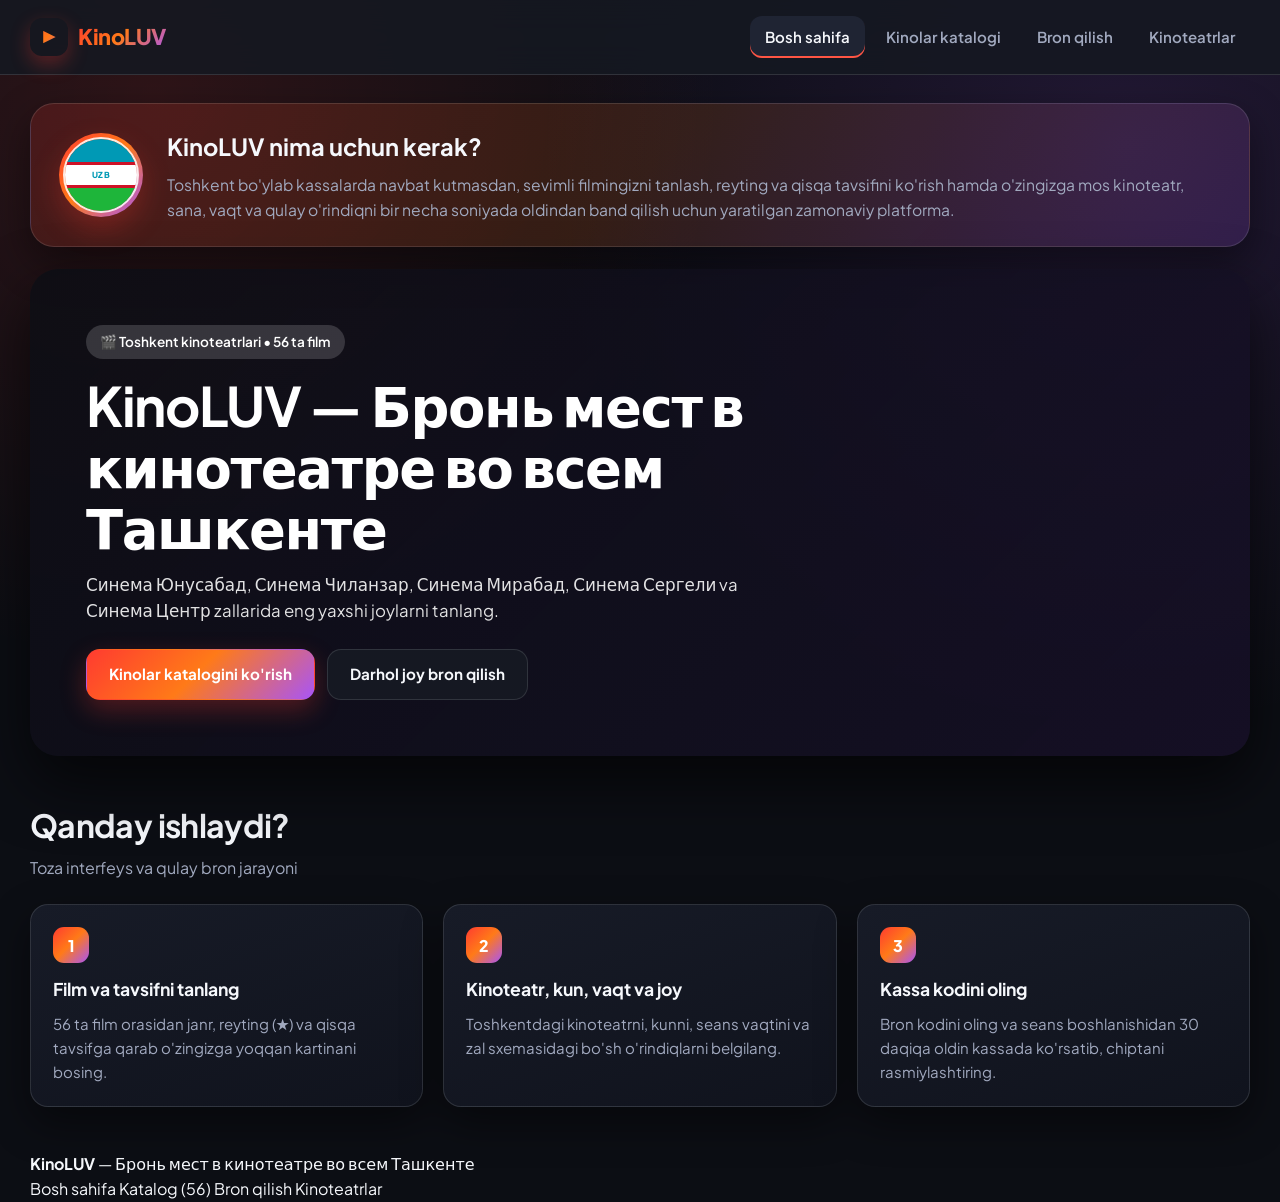
<file: index.html>
<!DOCTYPE html>
<html lang="uz">
<head>
  <meta charset="utf-8">
  <meta name="viewport" content="width=device-width, initial-scale=1">
  <title>KinoLUV — Бронь мест в кинотеатре во всем Ташкенте</title>
  <link rel="stylesheet" href="./style.css">
</head>
<body>
  <input type="checkbox" id="nav-toggle" class="sr-only-check">

  <header class="site-header">
    <div class="container header-inner">
      <a href="index.html" class="brand">
        <span class="brand-mark">▶</span>
        <span>KinoLUV</span>
      </a>

      <nav class="nav-links" aria-label="Asosiy menyu">
        <a href="index.html" class="active">Bosh sahifa</a>
        <a href="katalog.html">Kinolar katalogi</a>
        <a href="bron.html">Bron qilish</a>
        <a href="haqimizda.html">Kinoteatrlar</a>
      </nav>

      <label for="nav-toggle" class="burger-label" aria-label="Menyu">☰</label>
    </div>
  </header>

  <main class="container">
    <section class="uz-purpose-banner" aria-label="Saytning maqsadi">
      <div class="uz-flag-orbit" title="O'zbekiston bayrog'i">
        <div class="uz-flag-disc" role="img" aria-label="Aylanuvchi O'zbekiston bayrog'i">
          <div class="uz-stripe-blue"></div>
          <div class="uz-stripe-red-top"></div>
          <div class="uz-stripe-white">UZB</div>
          <div class="uz-stripe-red-bot"></div>
          <div class="uz-stripe-green"></div>
        </div>
      </div>
      <div class="uz-purpose-text">
        <h2 class="anim-text">KinoLUV nima uchun kerak?</h2>
        <p class="anim-text delay-1">
          Toshkent bo'ylab kassalarda navbat kutmasdan, sevimli filmingizni tanlash, reyting va qisqa tavsifini ko'rish hamda o'zingizga mos kinoteatr, sana, vaqt va qulay o'rindiqni bir necha soniyada oldindan band qilish uchun yaratilgan zamonaviy platforma.
        </p>
      </div>
    </section>

    <section class="hero-card anim-up delay-1">
      <div class="hero-content">
        <span class="hero-badge">🎬 Toshkent kinoteatrlari • 56 ta film</span>
        <h1>KinoLUV — Бронь мест в кинотеатре во всем Ташкенте</h1>
        <p>
          Синема Юнусабад, Синема Чиланзар, Синема Мирабад, Синема Сергели va Синема Центр zallarida eng yaxshi joylarni tanlang.
        </p>
        <div class="hero-actions">
          <a href="katalog.html" class="btn btn-grad">Kinolar katalogini ko'rish</a>
          <a href="bron.html" class="btn btn-ghost">Darhol joy bron qilish</a>
        </div>
      </div>
    </section>

    <section class="section">
      <div class="section-head">
        <div>
          <h2>Qanday ishlaydi?</h2>
          <p>Toza interfeys va qulay bron jarayoni</p>
        </div>
      </div>

      <div class="grid-3">
        <article class="info-box anim-up">
          <div class="step-badge">1</div>
          <h3>Film va tavsifni tanlang</h3>
          <p>56 ta film orasidan janr, reyting (★) va qisqa tavsifga qarab o'zingizga yoqqan kartinani bosing.</p>
        </article>
        <article class="info-box anim-up delay-1">
          <div class="step-badge">2</div>
          <h3>Kinoteatr, kun, vaqt va joy</h3>
          <p>Toshkentdagi kinoteatrni, kunni, seans vaqtini va zal sxemasidagi bo'sh o'rindiqlarni belgilang.</p>
        </article>
        <article class="info-box anim-up delay-2">
          <div class="step-badge">3</div>
          <h3>Kassa kodini oling</h3>
          <p>Bron kodini oling va seans boshlanishidan 30 daqiqa oldin kassada ko'rsatib, chiptani rasmiylashtiring.</p>
        </article>
      </div>
    </section>
  </main>

  <footer class="site-footer">
    <div class="container footer-inner">
      <div><strong>KinoLUV</strong> — Бронь мест в кинотеатре во всем Ташкенте</div>
      <div class="footer-nav">
        <a href="index.html">Bosh sahifa</a>
        <a href="katalog.html">Katalog (56)</a>
        <a href="bron.html">Bron qilish</a>
        <a href="haqimizda.html">Kinoteatrlar</a>
      </div>
    </div>
  </footer>
</body>
</html>
</file>
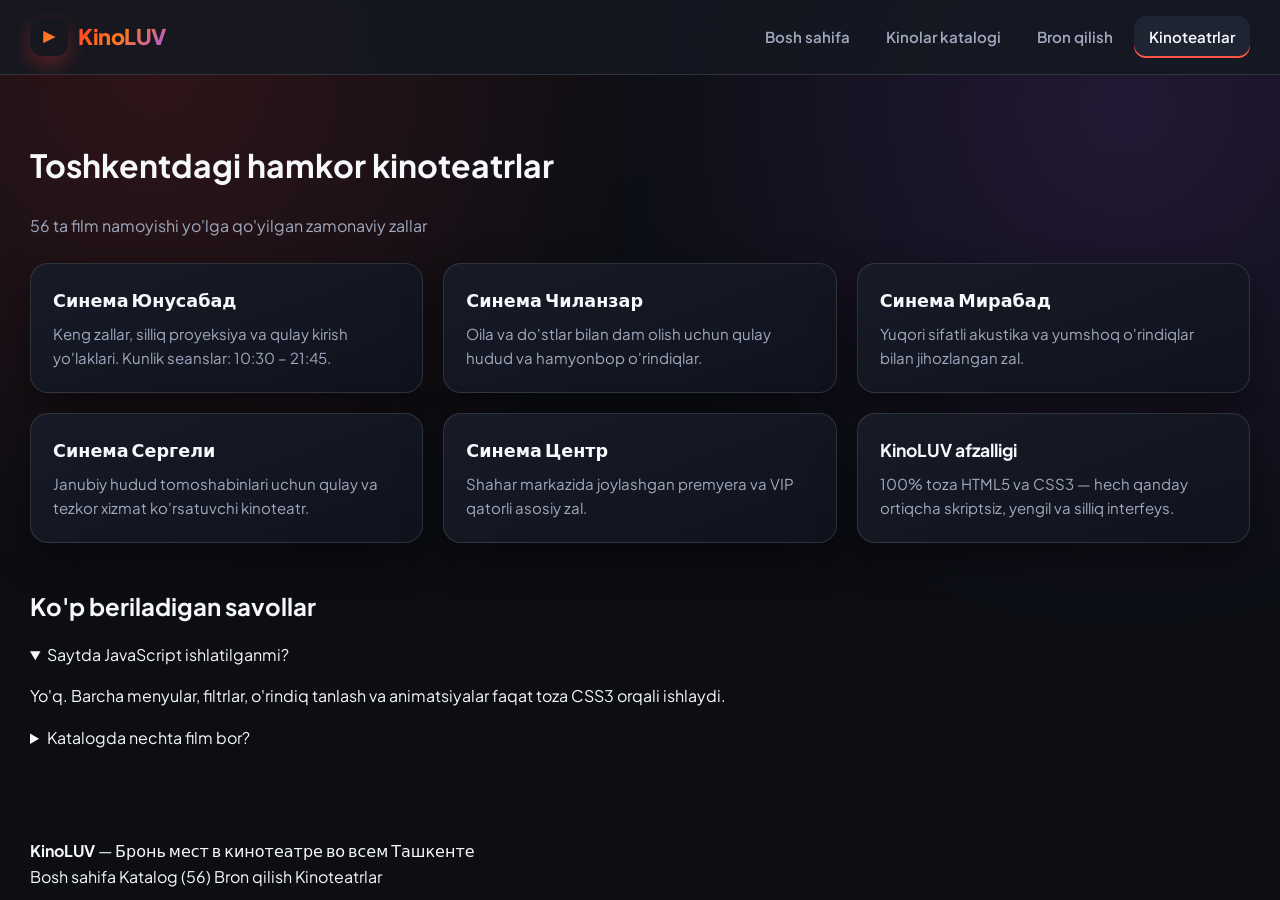
<file: haqimizda.html>
<!DOCTYPE html>
<html lang="uz">
<head>
  <meta charset="utf-8">
  <meta name="viewport" content="width=device-width, initial-scale=1">
  <title>Toshkent kinoteatrlari — KinoLUV</title>
  <link rel="stylesheet" href="./style.css">
</head>
<body>
  <input type="checkbox" id="nav-toggle" class="sr-only-check">

  <header class="site-header">
    <div class="container header-inner">
      <a href="index.html" class="brand">
        <span class="brand-mark">▶</span>
        <span>KinoLUV</span>
      </a>

      <nav class="nav-links" aria-label="Asosiy menyu">
        <a href="index.html">Bosh sahifa</a>
        <a href="katalog.html">Kinolar katalogi</a>
        <a href="bron.html">Bron qilish</a>
        <a href="haqimizda.html" class="active">Kinoteatrlar</a>
      </nav>

      <label for="nav-toggle" class="burger-label" aria-label="Menyu">☰</label>
    </div>
  </header>

  <main class="container section">
    <div class="section-head">
      <div>
        <h1>Toshkentdagi hamkor kinoteatrlar</h1>
        <p>56 ta film namoyishi yo'lga qo'yilgan zamonaviy zallar</p>
      </div>
    </div>

    <div class="grid-3">
      <div class="info-box anim-up">
        <h3>Синема Юнусабад</h3>
        <p>Keng zallar, silliq proyeksiya va qulay kirish yo'laklari. Kunlik seanslar: 10:30 – 21:45.</p>
      </div>
      <div class="info-box anim-up delay-1">
        <h3>Синема Чиланзар</h3>
        <p>Oila va do'stlar bilan dam olish uchun qulay hudud va hamyonbop o'rindiqlar.</p>
      </div>
      <div class="info-box anim-up delay-2">
        <h3>Синема Мирабад</h3>
        <p>Yuqori sifatli akustika va yumshoq o'rindiqlar bilan jihozlangan zal.</p>
      </div>
      <div class="info-box anim-up">
        <h3>Синема Сергели</h3>
        <p>Janubiy hudud tomoshabinlari uchun qulay va tezkor xizmat ko'rsatuvchi kinoteatr.</p>
      </div>
      <div class="info-box anim-up delay-1">
        <h3>Синема Центр</h3>
        <p>Shahar markazida joylashgan premyera va VIP qatorli asosiy zal.</p>
      </div>
      <div class="info-box anim-up delay-2">
        <h3>KinoLUV afzalligi</h3>
        <p>100% toza HTML5 va CSS3 — hech qanday ortiqcha skriptsiz, yengil va silliq interfeys.</p>
      </div>
    </div>

    <section class="section">
      <h2 style="margin: 0 0 16px;">Ko'p beriladigan savollar</h2>
      <details open>
        <summary>Saytda JavaScript ishlatilganmi?</summary>
        <p>Yo'q. Barcha menyular, filtrlar, o'rindiq tanlash va animatsiyalar faqat toza CSS3 orqali ishlaydi.</p>
      </details>
      <details>
        <summary>Katalogda nechta film bor?</summary>
        <p>Avvalgi fayldagi 36 ta film to'liq kiritildi va ularga yana 20 ta yangi film qo'shilib, jami 56 ta film joylashtirildi.</p>
      </details>
    </section>
  </main>

  <footer class="site-footer">
    <div class="container footer-inner">
      <div><strong>KinoLUV</strong> — Бронь мест в кинотеатре во всем Ташкенте</div>
      <div class="footer-nav">
        <a href="index.html">Bosh sahifa</a>
        <a href="katalog.html">Katalog (56)</a>
        <a href="bron.html">Bron qilish</a>
        <a href="haqimizda.html">Kinoteatrlar</a>
      </div>
    </div>
  </footer>
</body>
</html>
</file>
<file: style.css>
@import url('https://fonts.googleapis.com/css2?family=Plus+Jakarta+Sans:wght@400;500;600;700;800&display=swap');

:root {
  --font-main: 'Plus Jakarta Sans', system-ui, -apple-system, sans-serif;
  --grad-primary: linear-gradient(135deg, #ff3b30 0%, #ff7a18 48%, #a855f7 100%);
  --grad-soft: linear-gradient(135deg, rgba(255, 59, 48, 0.16) 0%, rgba(255, 122, 24, 0.14) 50%, rgba(168, 85, 247, 0.16) 100%);
  --grad-surface: linear-gradient(160deg, #171b27 0%, #10131d 100%);
  --bg: #0c0e14;
  --surface: #151822;
  --surface-2: #1f2433;
  --text: #f6f8fc;
  --muted: #a1a9bf;
  --border: rgba(246, 248, 252, 0.12);
  --accent: #ff5544;
  --accent-2: #ff9233;
  --ok: #2bc47e;
  --busy: #3b4154;
  --shadow: 0 16px 40px rgba(0, 0, 0, 0.45);
  --shadow-lg: 0 26px 62px rgba(0, 0, 0, 0.65);
  --ease: cubic-bezier(0.22, 1, 0.36, 1);
  --radius: 18px;
}

*,
*::before,
*::after {
  box-sizing: border-box;
  transition:
    background 0.4s var(--ease),
    color 0.35s var(--ease),
    border-color 0.35s var(--ease),
    transform 0.4s var(--ease),
    box-shadow 0.4s var(--ease),
    opacity 0.4s var(--ease);
}

html {
  scroll-behavior: smooth;
}

body {
  margin: 0;
  font-family: var(--font-main);
  background: var(--bg);
  background-image:
    radial-gradient(circle at 12% 8%, rgba(255, 59, 48, 0.14), transparent 36%),
    radial-gradient(circle at 88% 12%, rgba(168, 85, 247, 0.14), transparent 38%);
  color: var(--text);
  line-height: 1.6;
  min-height: 100vh;
}

img {
  display: block;
  max-width: 100%;
}

a {
  color: inherit;
  text-decoration: none;
}

@keyframes fadeSlideUp {
  0% {
    opacity: 0;
    transform: translateY(22px);
  }
  100% {
    opacity: 1;
    transform: translateY(0);
  }
}

@keyframes textRevealSmooth {
  0% {
    opacity: 0;
    transform: translateY(16px);
    filter: blur(6px);
  }
  100% {
    opacity: 1;
    transform: translateY(0);
    filter: blur(0);
  }
}

@keyframes flagSpin3D {
  0% {
    transform: rotate(0deg) scale(1);
  }
  50% {
    transform: rotate(180deg) scale(1.06);
  }
  100% {
    transform: rotate(360deg) scale(1);
  }
}

@keyframes flagFloat {
  0%, 100% {
    transform: translateY(0px);
  }
  50% {
    transform: translateY(-6px);
  }
}

@media (prefers-reduced-motion: reduce) {
  *, *::before, *::after {
    animation-duration: 0.01ms !important;
    transition-duration: 0.15s !important;
  }
}

.anim-up {
  animation: fadeSlideUp 0.75s var(--ease) both;
}

.anim-text {
  animation: textRevealSmooth 0.95s var(--ease) both;
}

.delay-1 { animation-delay: 0.1s; }
.delay-2 { animation-delay: 0.2s; }

.container {
  width: min(1220px, 100% - 32px);
  margin-inline: auto;
}

.site-header {
  position: sticky;
  top: 0;
  z-index: 100;
  backdrop-filter: blur(16px);
  background: rgba(21, 24, 34, 0.88);
  border-bottom: 1px solid var(--border);
}

.header-inner {
  display: flex;
  align-items: center;
  justify-content: space-between;
  gap: 16px;
  min-height: 74px;
}

.brand {
  display: inline-flex;
  align-items: center;
  gap: 10px;
  font-weight: 800;
  font-size: 1.35rem;
  letter-spacing: -0.02em;
}

.brand-mark {
  width: 38px;
  height: 38px;
  border-radius: 12px;
  background: var(--grad-primary);
  color: #fff;
  display: grid;
  place-items: center;
  font-size: 1rem;
  box-shadow: 0 8px 20px rgba(255, 59, 48, 0.3);
}

.brand span {
  background: var(--grad-primary);
  -webkit-background-clip: text;
  background-clip: text;
  color: transparent;
}

.nav-links {
  display: flex;
  align-items: center;
  gap: 6px;
}

.nav-links a {
  padding: 9px 15px;
  border-radius: 12px;
  font-weight: 600;
  font-size: 0.94rem;
  color: var(--muted);
}

.nav-links a:hover,
.nav-links a.active {
  color: var(--text);
  background: var(--surface-2);
}

.nav-links a.active {
  box-shadow: inset 0 -2px 0 var(--accent);
}

.sr-only-check {
  position: absolute;
  opacity: 0;
  pointer-events: none;
}

.burger-label {
  display: none;
  width: 42px;
  height: 42px;
  border-radius: 12px;
  border: 1px solid var(--border);
  background: var(--surface-2);
  align-items: center;
  justify-content: center;
  cursor: pointer;
  font-size: 1.25rem;
}

.btn {
  display: inline-flex;
  align-items: center;
  justify-content: center;
  gap: 8px;
  padding: 12px 22px;
  border-radius: 14px;
  border: 1px solid transparent;
  font-family: inherit;
  font-weight: 700;
  font-size: 0.95rem;
  cursor: pointer;
}

.btn-grad {
  background: var(--grad-primary);
  color: #fff;
  box-shadow: 0 10px 26px rgba(255, 59, 48, 0.28);
}

.btn-grad:hover {
  transform: translateY(-2px);
  box-shadow: 0 16px 32px rgba(255, 59, 48, 0.38);
}

.btn-ghost {
  background: var(--surface);
  color: var(--text);
  border-color: var(--border);
}

.btn-ghost:hover {
  border-color: var(--accent);
  background: var(--surface-2);
}

.uz-purpose-banner {
  margin-top: 28px;
  padding: 24px 28px;
  border-radius: 24px;
  background: var(--grad-soft);
  border: 1px solid var(--border);
  box-shadow: var(--shadow);
  display: flex;
  align-items: center;
  gap: 24px;
  animation: fadeSlideUp 0.8s var(--ease) both;
}

.uz-flag-orbit {
  flex-shrink: 0;
  width: 84px;
  height: 84px;
  border-radius: 50%;
  padding: 4px;
  background: var(--grad-primary);
  display: grid;
  place-items: center;
  animation: flagFloat 3.6s ease-in-out infinite;
  box-shadow: 0 12px 28px rgba(255, 59, 48, 0.26);
}

.uz-flag-disc {
  width: 76px;
  height: 76px;
  border-radius: 50%;
  overflow: hidden;
  display: flex;
  flex-direction: column;
  animation: flagSpin3D 9s linear infinite;
  border: 2px solid rgba(255, 255, 255, 0.85);
}

.uz-stripe-blue {
  flex: 1.1;
  background: #0099b5;
}

.uz-stripe-red-top {
  height: 3px;
  background: #ce1126;
}

.uz-stripe-white {
  flex: 1;
  background: #ffffff;
  display: flex;
  align-items: center;
  justify-content: center;
  font-size: 0.52rem;
  font-weight: 800;
  color: #0099b5;
  letter-spacing: 0.04em;
}

.uz-stripe-red-bot {
  height: 3px;
  background: #ce1126;
}

.uz-stripe-green {
  flex: 1.1;
  background: #1eb53a;
}

.uz-purpose-text h2 {
  margin: 0 0 6px;
  font-size: clamp(1.15rem, 2.2vw, 1.48rem);
  animation: textRevealSmooth 1s var(--ease) both;
}

.uz-purpose-text p {
  margin: 0;
  color: var(--muted);
  font-size: 0.98rem;
  animation: textRevealSmooth 1.2s var(--ease) both;
}

.hero-card {
  margin-top: 22px;
  padding: clamp(28px, 5vw, 56px);
  border-radius: 28px;
  background:
    linear-gradient(135deg, rgba(12, 14, 20, 0.84), rgba(24, 16, 42, 0.74)),
    url('https://images.unsplash.com/photo-1489599849927-2ee91cede3ba?auto=format&fit=crop&w=1400&q=80') center / cover no-repeat;
  color: #ffffff;
  box-shadow: var(--shadow-lg);
  position: relative;
  overflow: hidden;
}

.hero-content {
  position: relative;
  z-index: 1;
  max-width: 720px;
}

.hero-badge {
  display: inline-flex;
  align-items: center;
  gap: 8px;
  padding: 6px 14px;
  border-radius: 999px;
  background: rgba(255, 255, 255, 0.16);
  font-size: 0.85rem;
  font-weight: 600;
  margin-bottom: 16px;
}

.hero-card h1 {
  margin: 0 0 14px;
  font-size: clamp(2rem, 4.6vw, 3.4rem);
  line-height: 1.12;
  letter-spacing: -0.025em;
}

.hero-card p {
  margin: 0 0 24px;
  font-size: 1.05rem;
  color: rgba(255, 255, 255, 0.88);
}

.hero-actions {
  display: flex;
  flex-wrap: wrap;
  gap: 12px;
}

.section {
  padding: 44px 0;
}

.section-head {
  display: flex;
  align-items: flex-end;
  justify-content: space-between;
  gap: 16px;
  margin-bottom: 24px;
  flex-wrap: wrap;
}

.section-head h2 {
  margin: 0;
  font-size: clamp(1.45rem, 2.6vw, 2rem);
  letter-spacing: -0.02em;
}

.section-head p {
  margin: 4px 0 0;
  color: var(--muted);
}

.grid-3 {
  display: grid;
  grid-template-columns: repeat(3, minmax(0, 1fr));
  gap: 20px;
}

.grid-4 {
  display: grid;
  grid-template-columns: repeat(4, minmax(0, 1fr));
  gap: 20px;
}

.info-box {
  background: var(--grad-surface);
  border: 1px solid var(--border);
  border-radius: var(--radius);
  padding: 22px;
  box-shadow: var(--shadow);
}

.info-box:hover {
  transform: translateY(-4px);
  box-shadow: var(--shadow-lg);
}

.step-badge {
  width: 36px;
  height: 36px;
  border-radius: 11px;
  background: var(--grad-primary);
  color: #fff;
  font-weight: 800;
  display: grid;
  place-items: center;
  margin-bottom: 12px;
}

.info-box h3 {
  margin: 0 0 8px;
  font-size: 1.1rem;
}

.info-box p {
  margin: 0;
  color: var(--muted);
  font-size: 0.94rem;
}

.poster-box {
  position: relative;
  width: 100%;
  aspect-ratio: 2 / 3;
  background: #121622;
  overflow: hidden;
}

.poster-box img {
  width: 100%;
  height: 100%;
  object-fit: cover;
}

.badge-rate {
  position: absolute;
  top: 10px;
  right: 10px;
  padding: 4px 10px;
  border-radius: 999px;
  background: rgba(11, 13, 19, 0.84);
  color: #ffd166;
  font-weight: 700;
  font-size: 0.82rem;
}

.badge-genre {
  position: absolute;
  bottom: 10px;
  left: 10px;
  padding: 4px 10px;
  border-radius: 8px;
  background: var(--grad-primary);
  color: #fff;
  font-weight: 700;
  font-size: 0.74rem;
}

.booking-layout {
  display: grid;
  grid-template-columns: 1.15fr 0.85fr;
  gap: 24px;
  align-items: start;
}

.panel {
  background: var(--grad-surface);
  border: 1px solid var(--border);
  border-radius: 22px;
  padding: 24px;
  box-shadow: var(--shadow
</file>
